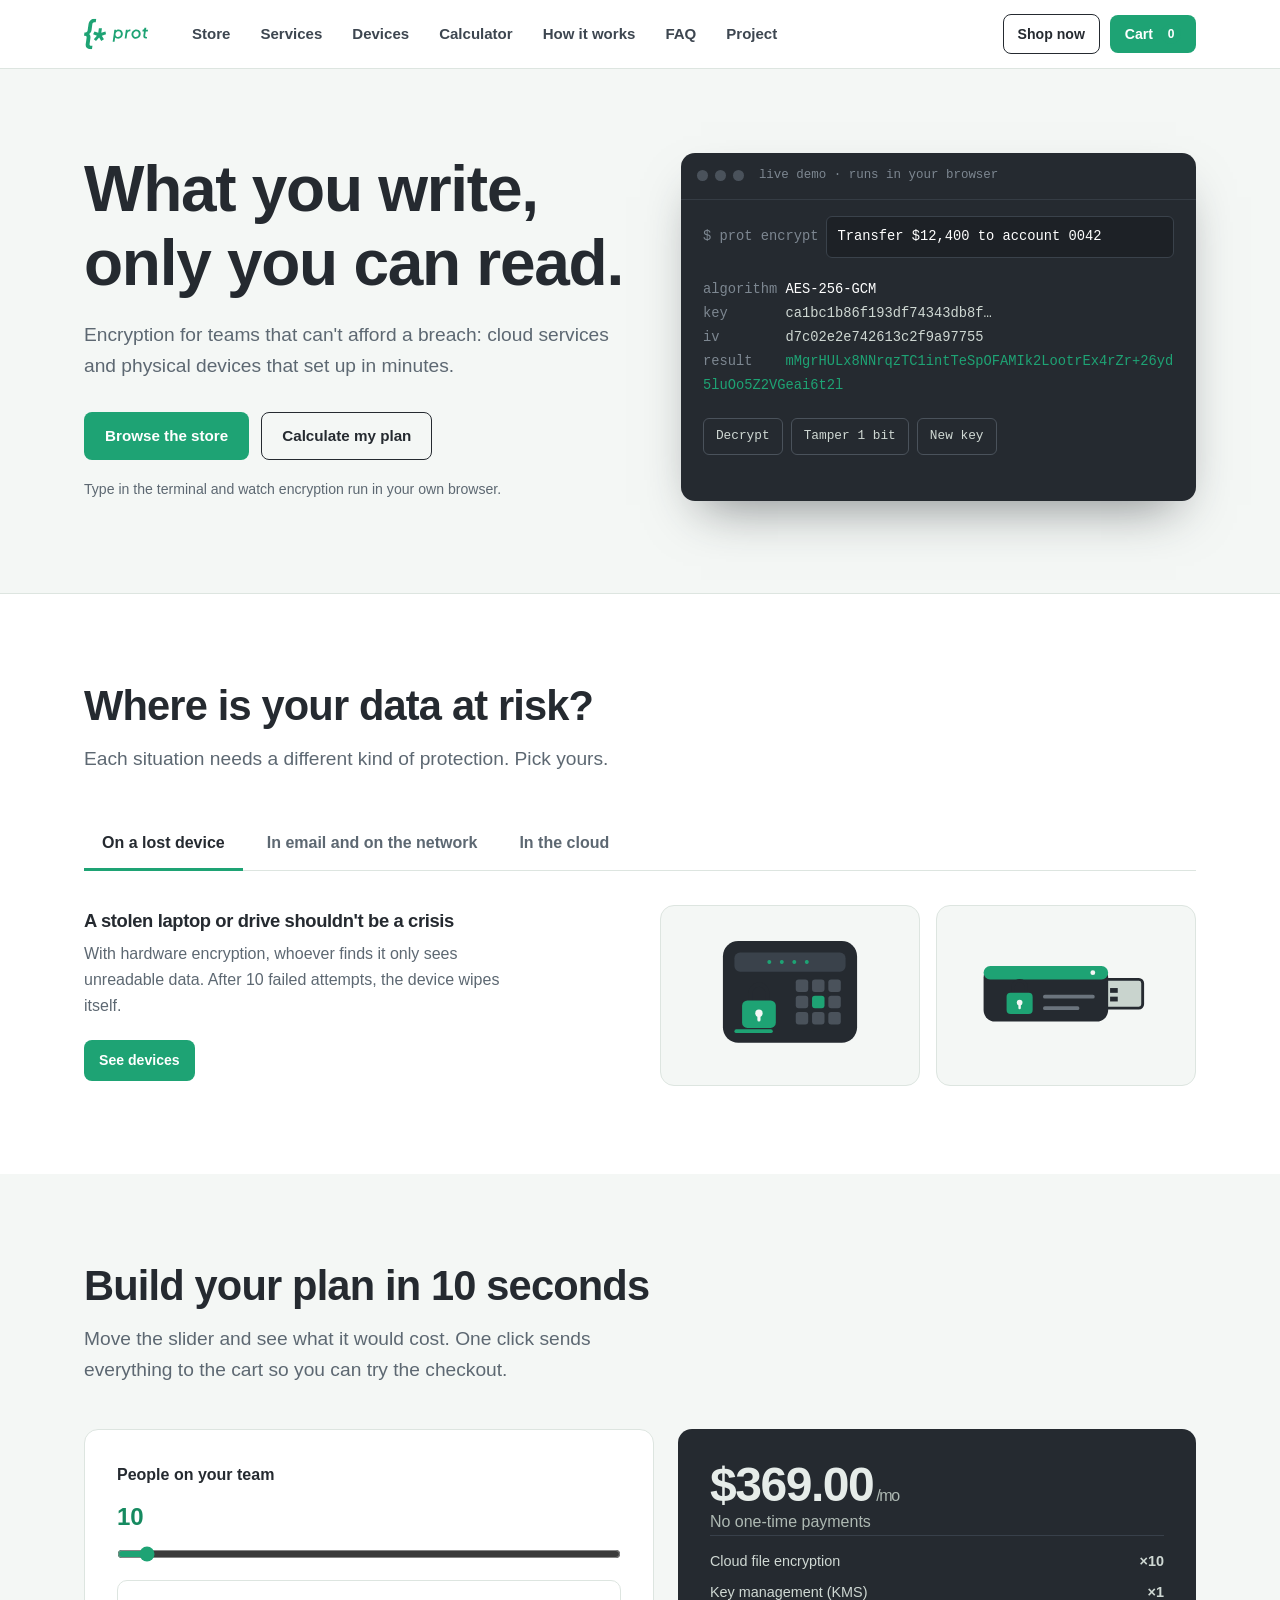
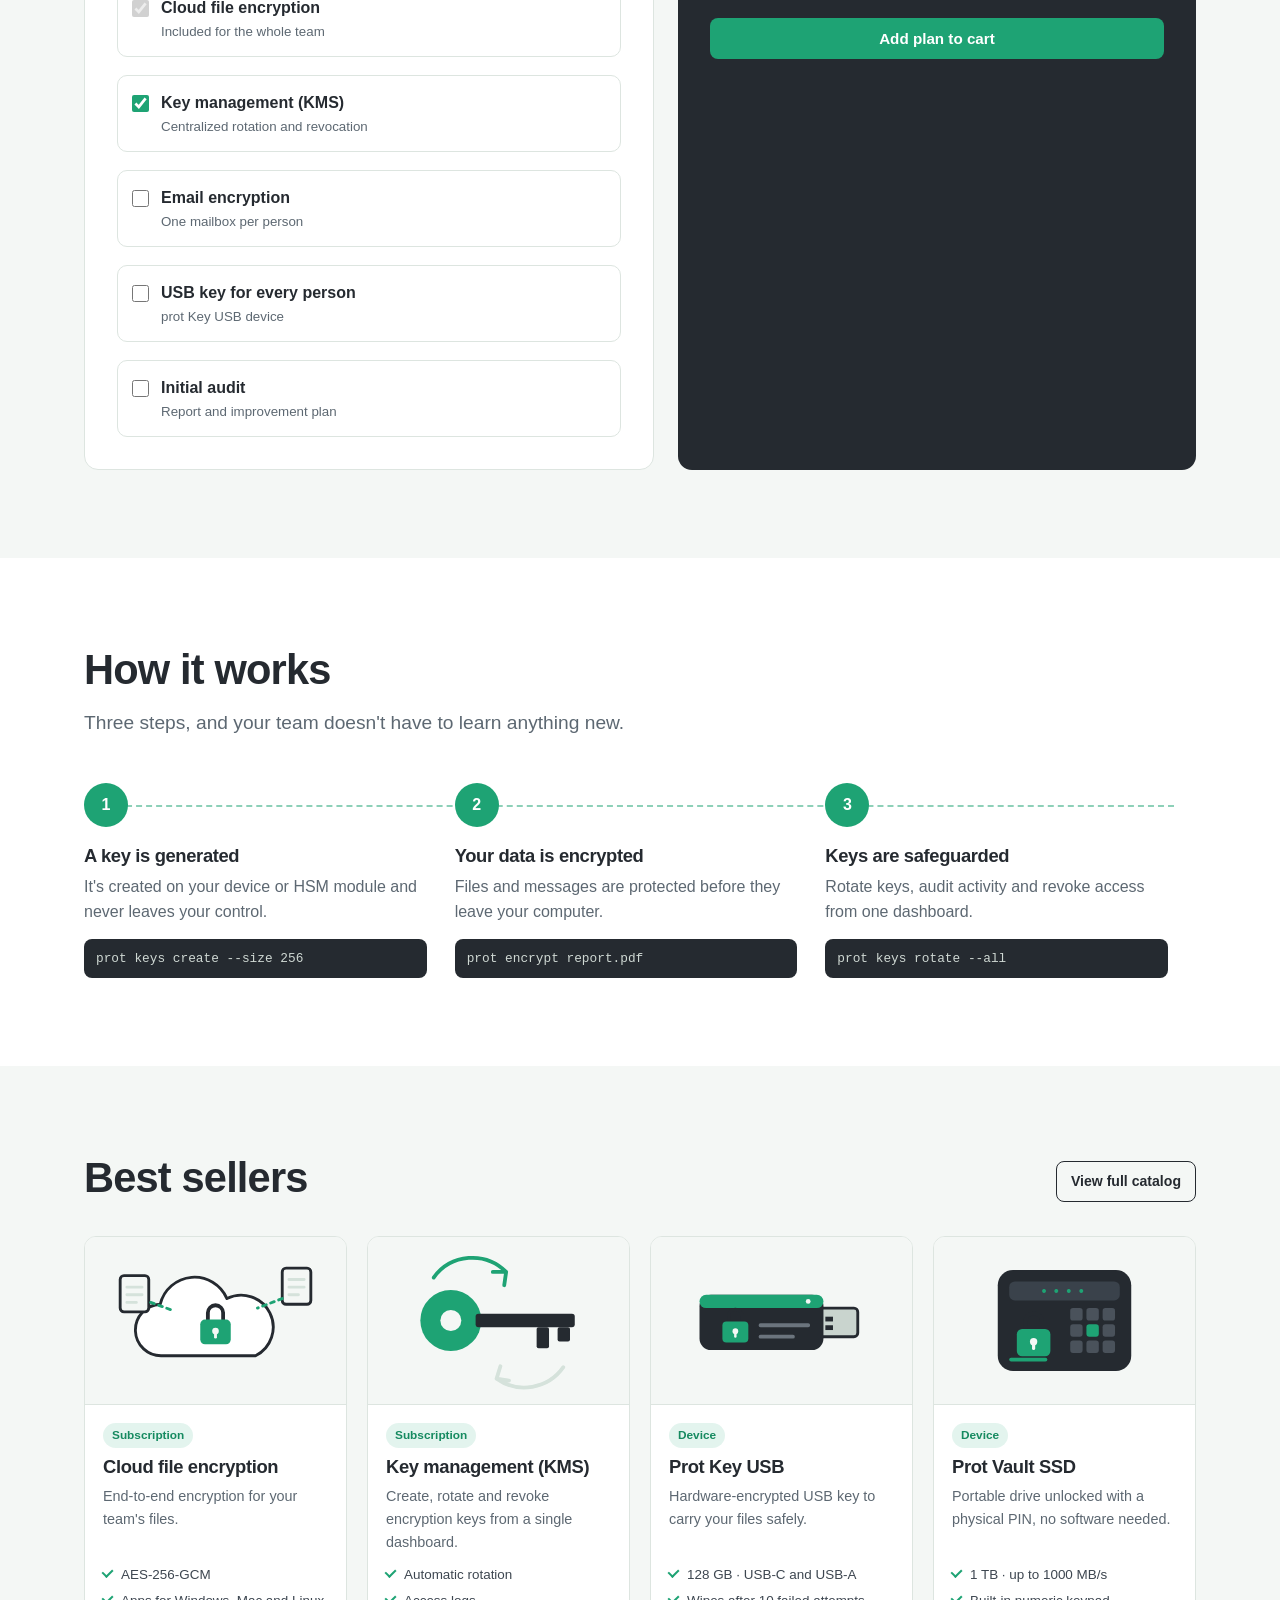
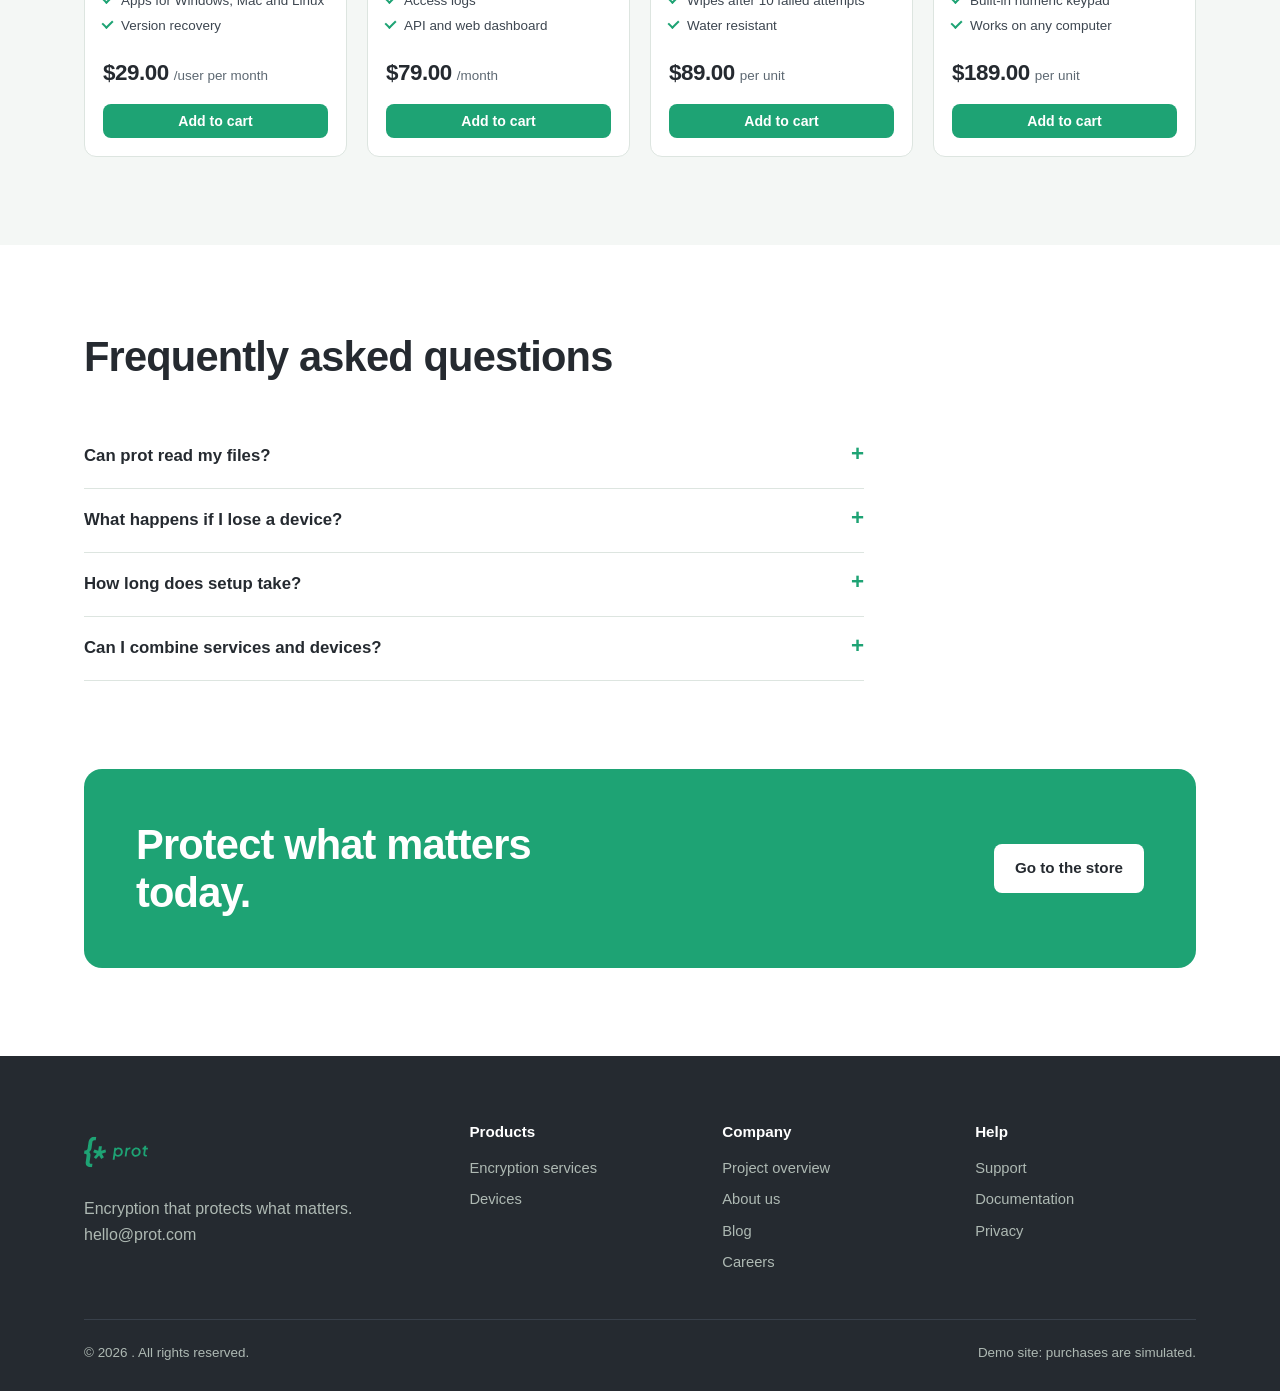
<file: index.html>
<!DOCTYPE html>
<html lang="en"><head><meta charset="utf-8"><meta name="viewport" content="width=device-width,initial-scale=1">
<link rel="icon" href="favicon.svg" type="image/svg+xml">
<link rel="stylesheet" href="styles.css">
<title>Prot | Encryption services and devices</title>
<meta name="description" content="prot protects your company's data with encryption services and devices."></head>
<body data-page="home">
<div id="hdr"></div>
<main>
<section class="hero"><div class="wrap">
  <div><h1 id="scr">What you write, only you can read.</h1>
  <p class="lead">Encryption for teams that can't afford a breach: cloud services and physical devices that set up in minutes.</p>
  <div class="cta"><a class="btn btn-primary" href="tienda.html">Browse the store</a><a class="btn btn-ghost" href="#calculator">Calculate my plan</a></div>
  <p class="note">Type in the terminal and watch encryption run in your own browser.</p></div>
  <div class="term live"><div class="term-bar"><i></i><i></i><i></i><span>live demo · runs in your browser</span></div>
    <div class="cmd"><span>$ prot encrypt</span><input id="msg" value="Transfer $12,400 to account 0042" maxlength="80" aria-label="Message to encrypt" autocomplete="off"></div>
    <pre id="out" aria-live="polite"></pre>
    <div class="btns"><button id="dec">Decrypt</button><button id="tam">Tamper 1 bit</button><button id="new">New key</button></div>
    <p id="st" role="status"></p></div>
</div></section>

<section><div class="wrap"><div class="sec-head"><h2>Where is your data at risk?</h2><p class="lead">Each situation needs a different kind of protection. Pick yours.</p></div>
  <div class="tabs" role="tablist"><button class="tab on" role="tab" aria-selected="true" data-t="t1">On a lost device</button><button class="tab" role="tab" aria-selected="false" data-t="t2">In email and on the network</button><button class="tab" role="tab" aria-selected="false" data-t="t3">In the cloud</button></div>
  <div class="tp" id="t1"><div><h3>A stolen laptop or drive shouldn't be a crisis</h3><p>With hardware encryption, whoever finds it only sees unreadable data. After 10 failed attempts, the device wipes itself.</p><a class="btn btn-primary btn-sm" href="tienda.html?f=device">See devices</a></div><div class="pair" data-pair="d2,d1"></div></div>
  <div class="tp" id="t2" hidden><div><h3>Your messages travel over networks you don't control</h3><p>Encrypt every email and attachment, and protect the whole office's traffic with a VPN built into the router.</p><a class="btn btn-primary btn-sm" href="tienda.html">See solutions</a></div><div class="pair" data-pair="s3,d3"></div></div>
  <div class="tp" id="t3" hidden><div><h3>Your cloud files, with keys that belong only to you</h3><p>Files are encrypted before they leave your computer, and keys are managed, rotated and revoked from one dashboard.</p><a class="btn btn-primary btn-sm" href="tienda.html?f=service">See services</a></div><div class="pair" data-pair="s1,s2"></div></div>
</div></section>

<section class="alt" id="calculator"><div class="wrap"><div class="sec-head"><h2>Build your plan in 10 seconds</h2><p class="lead">Move the slider and see what it would cost. One click sends everything to the cart so you can try the checkout.</p></div>
  <div class="calc" id="calc">
    <div class="calc-in">
      <label class="r">People on your team <b id="uN">10</b><input type="range" id="u" min="1" max="200" value="10"></label>
      <label class="opt"><input type="checkbox" checked disabled><span><b>Cloud file encryption</b><small>Included for the whole team</small></span></label>
      <label class="opt"><input type="checkbox" id="o2" checked><span><b>Key management (KMS)</b><small>Centralized rotation and revocation</small></span></label>
      <label class="opt"><input type="checkbox" id="o3"><span><b>Email encryption</b><small>One mailbox per person</small></span></label>
      <label class="opt"><input type="checkbox" id="o5"><span><b>USB key for every person</b><small>prot Key USB device</small></span></label>
      <label class="opt"><input type="checkbox" id="o4"><span><b>Initial audit</b><small>Report and improvement plan</small></span></label>
    </div>
    <div class="calc-out"><div id="cOut"></div><button class="btn btn-primary" id="cAdd">Add plan to cart</button></div>
  </div></div></section>

<section id="how"><div class="wrap"><div class="sec-head"><h2>How it works</h2><p class="lead">Three steps, and your team doesn't have to learn anything new.</p></div>
  <div class="steps">
    <div class="step"><div class="n">1</div><h3>A key is generated</h3><p>It's created on your device or HSM module and never leaves your control.</p><code>prot keys create --size 256</code></div>
    <div class="step"><div class="n">2</div><h3>Your data is encrypted</h3><p>Files and messages are protected before they leave your computer.</p><code>prot encrypt report.pdf</code></div>
    <div class="step"><div class="n">3</div><h3>Keys are safeguarded</h3><p>Rotate keys, audit activity and revoke access from one dashboard.</p><code>prot keys rotate --all</code></div>
  </div></div></section>

<section class="alt"><div class="wrap"><div class="row-head"><h2>Best sellers</h2><a class="btn btn-ghost btn-sm" href="tienda.html">View full catalog</a></div>
<div class="products" id="featured"></div></div></section>

<section id="faq"><div class="wrap"><div class="sec-head"><h2>Frequently asked questions</h2></div>
<div class="faq">
  <details><summary>Can prot read my files?</summary><p>No. Encryption happens on your computer and the keys are yours. Without them, nobody can open the data, not even us.</p></details>
  <details><summary>What happens if I lose a device?</summary><p>The data stays encrypted. You can also revoke its keys from the dashboard so it stops working with your account.</p></details>
  <details><summary>How long does setup take?</summary><p>Cloud services are active within minutes. Devices arrive pre-configured with a quick-start guide.</p></details>
  <details><summary>Can I combine services and devices?</summary><p>Yes, and we recommend it. The calculator on this page shows an example of a combined plan.</p></details>
</div></div></section>

<section style="padding-top:0"><div class="wrap"><div class="band"><h2>Protect what matters today.</h2><a class="btn btn-light" href="tienda.html">Go to the store</a></div></div></section>
</main>
<div id="ftr"></div>
<script src="art.js"></script><script src="app.js"></script><script src="home.js"></script></body></html>
</file>
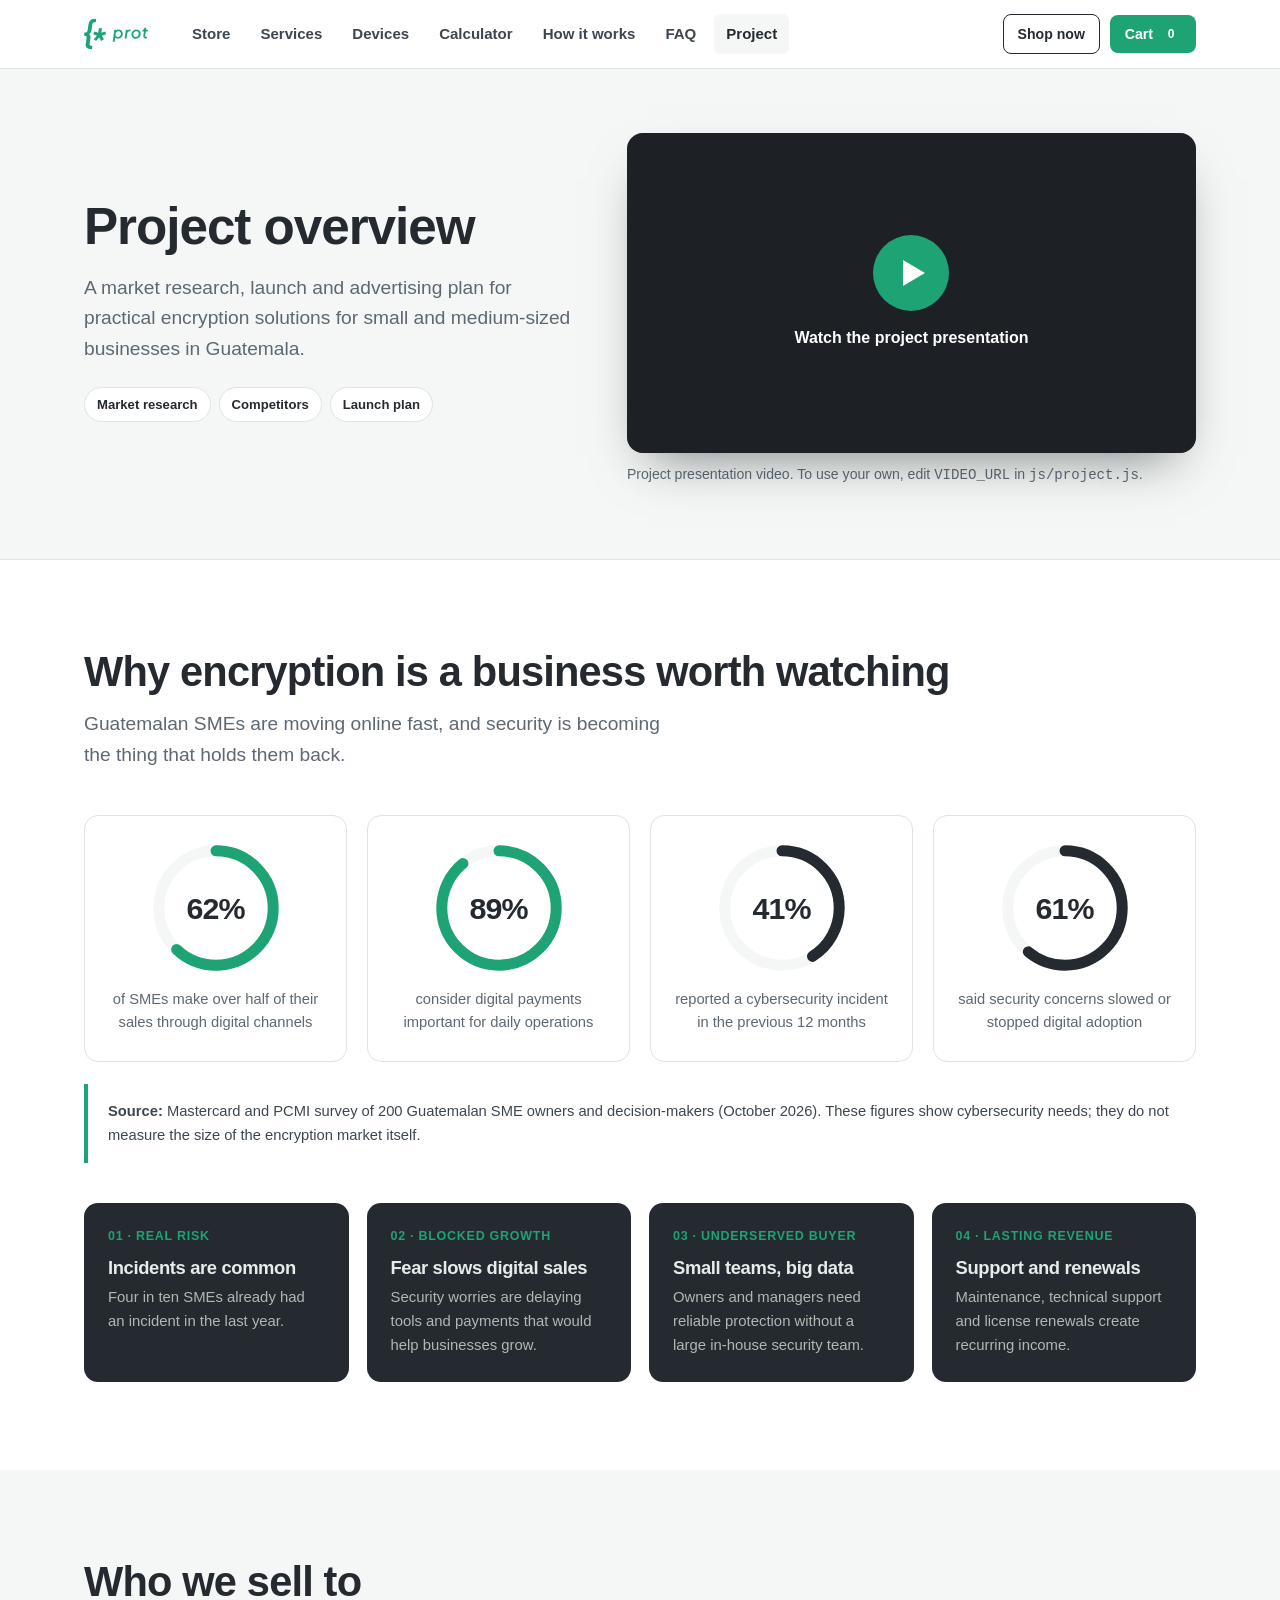
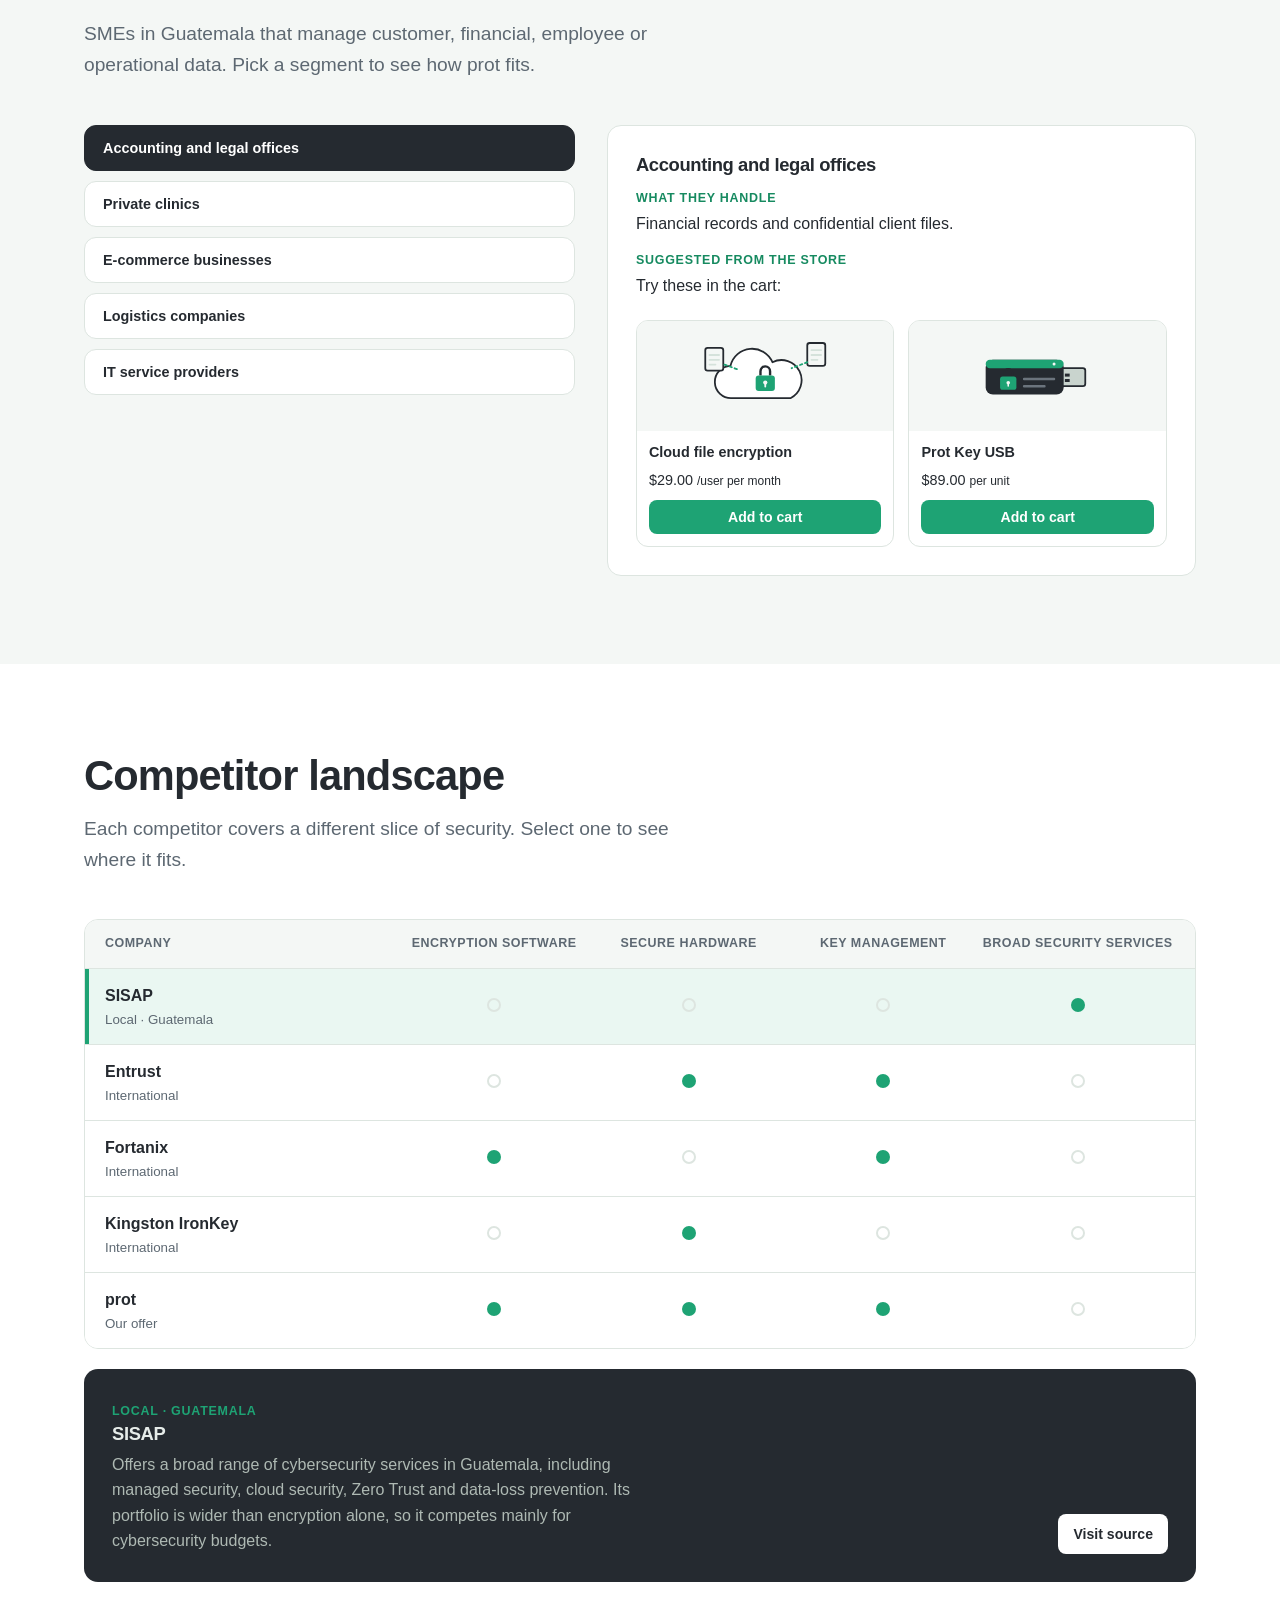
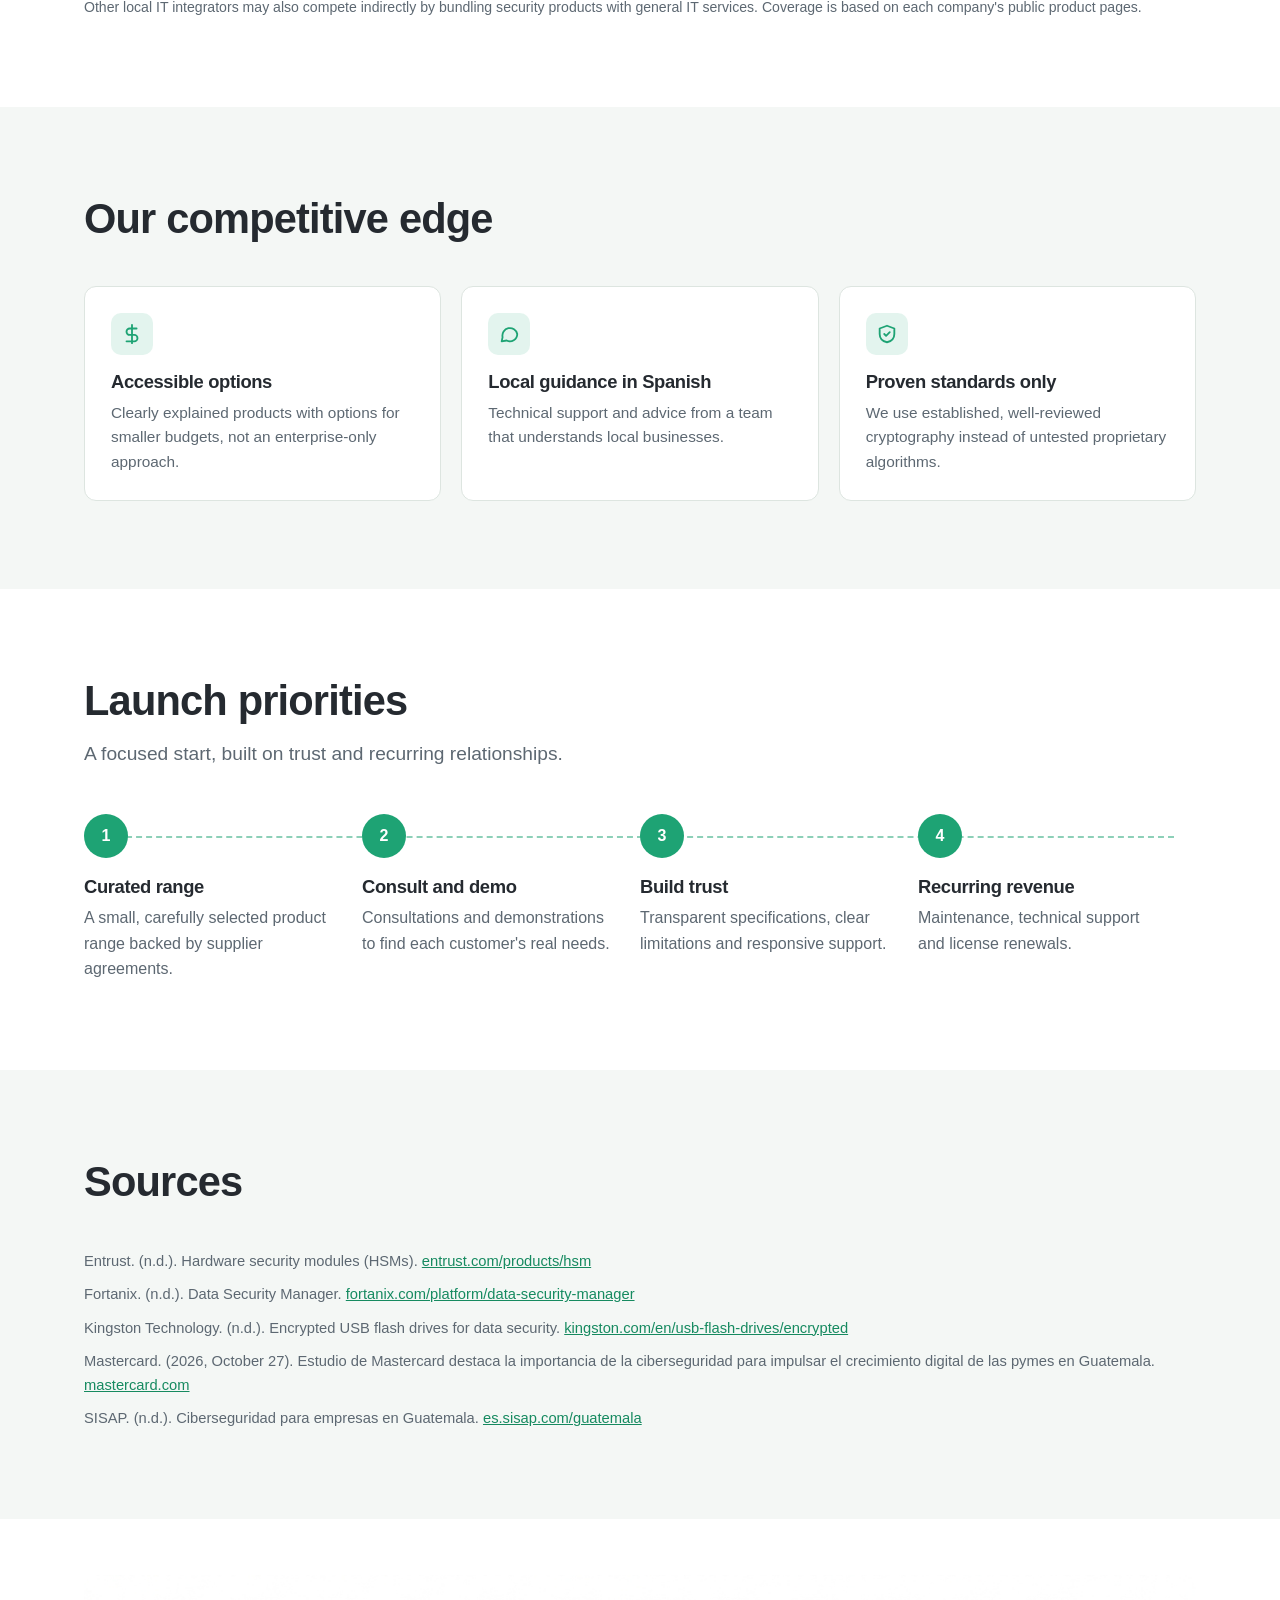
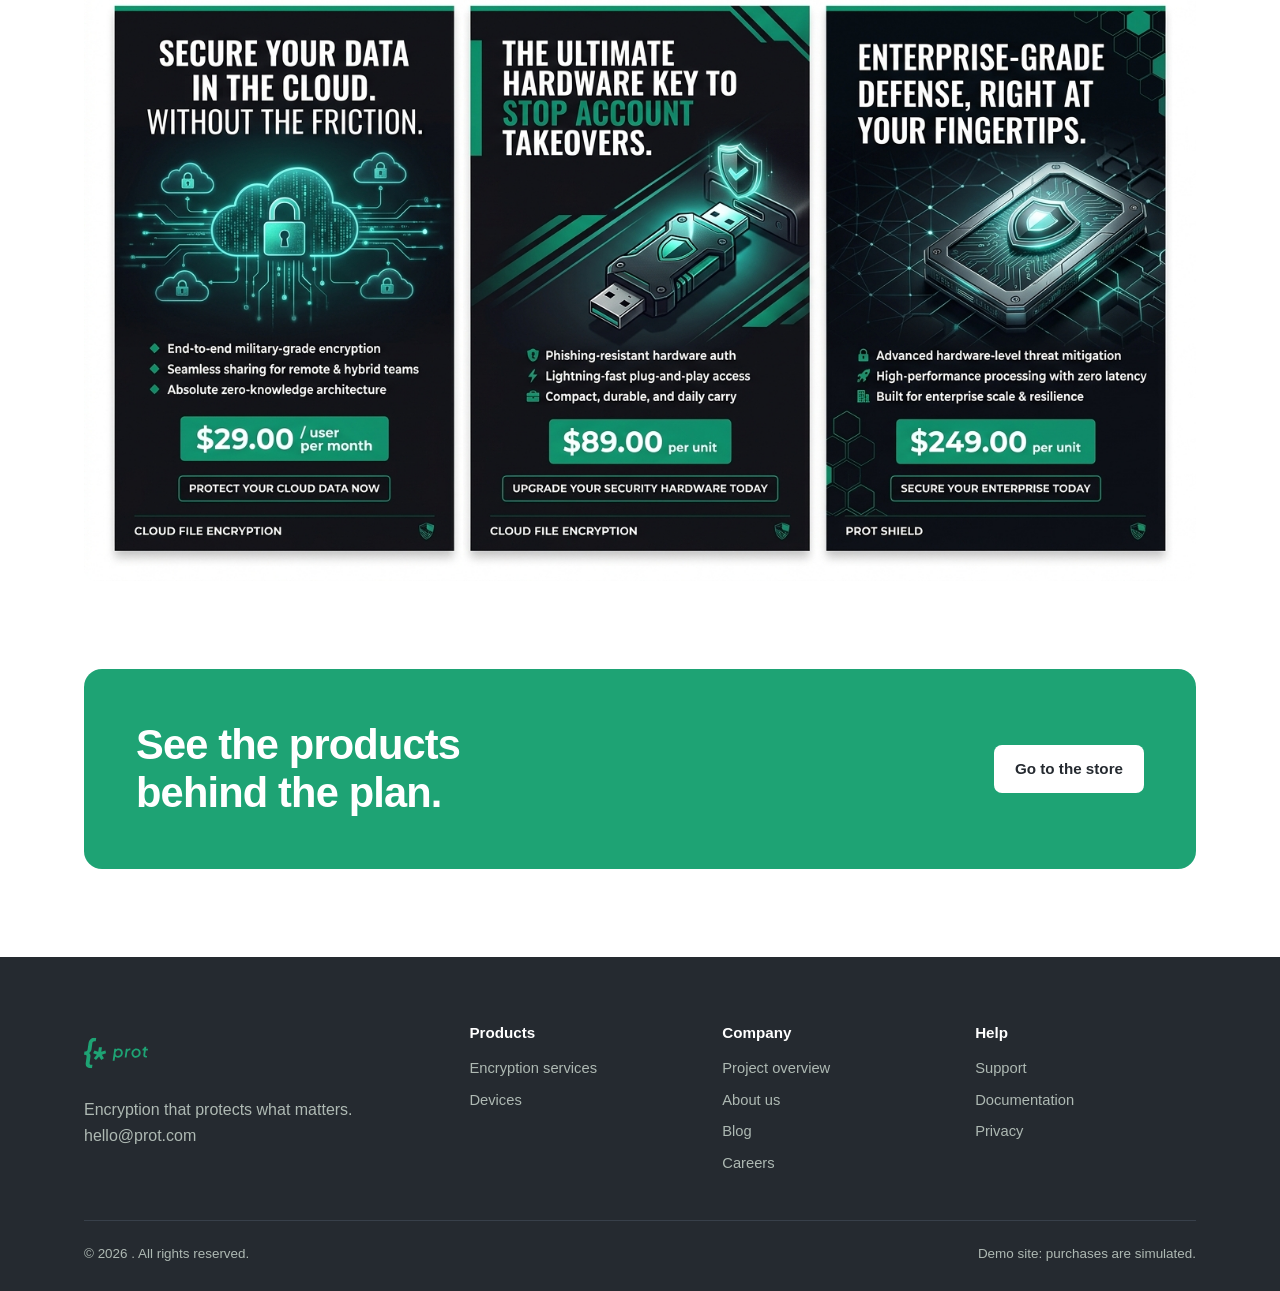
<file: project.html>
<!DOCTYPE html>
<html lang="en"><head><meta charset="utf-8"><meta name="viewport" content="width=device-width,initial-scale=1">
<link rel="icon" href="favicon.svg" type="image/svg+xml">
<link rel="stylesheet" href="styles.css">
<title>Project overview | prot</title></head>
<body data-page="project">
<div id="hdr"></div>
<main>
<section class="p-hero"><div class="wrap">
  <div><h1>Project overview</h1>
  <p class="lead">A market research, launch and advertising plan for practical encryption solutions for small and medium-sized businesses in Guatemala.</p>
  <div class="pills"><span>Market research</span><span>Competitors</span><span>Launch plan</span></div></div>
  <div><div class="video" id="video"></div><p class="note" style="margin-top:10px">Project presentation video. To use your own, edit <code>VIDEO_URL</code> in <code>js/project.js</code>.</p></div>
</div></section>
 
<section><div class="wrap">
  <div class="sec-head"><h2>Why encryption is a business worth watching</h2><p class="lead">Guatemalan SMEs are moving online fast, and security is becoming the thing that holds them back.</p></div>
  <div class="stats">
    <div class="stat"><div class="ring" data-v="62"><svg viewBox="0 0 120 120"><circle class="bg" cx="60" cy="60" r="52"/><circle class="fg" cx="60" cy="60" r="52"/></svg><b>0%</b></div><p>of SMEs make over half of their sales through digital channels</p></div>
    <div class="stat"><div class="ring" data-v="89"><svg viewBox="0 0 120 120"><circle class="bg" cx="60" cy="60" r="52"/><circle class="fg" cx="60" cy="60" r="52"/></svg><b>0%</b></div><p>consider digital payments important for daily operations</p></div>
    <div class="stat risk"><div class="ring" data-v="41"><svg viewBox="0 0 120 120"><circle class="bg" cx="60" cy="60" r="52"/><circle class="fg" cx="60" cy="60" r="52"/></svg><b>0%</b></div><p>reported a cybersecurity incident in the previous 12 months</p></div>
    <div class="stat risk"><div class="ring" data-v="61"><svg viewBox="0 0 120 120"><circle class="bg" cx="60" cy="60" r="52"/><circle class="fg" cx="60" cy="60" r="52"/></svg><b>0%</b></div><p>said security concerns slowed or stopped digital adoption</p></div>
  </div>
  <div class="callout"><strong>Source:</strong> Mastercard and PCMI survey of 200 Guatemalan SME owners and decision-makers (October 2026). These figures show cybersecurity needs; they do not measure the size of the encryption market itself.</div>
  <div class="reasons">
    <div class="reason"><div class="k">01 · Real risk</div><h3>Incidents are common</h3><p>Four in ten SMEs already had an incident in the last year.</p></div>
    <div class="reason"><div class="k">02 · Blocked growth</div><h3>Fear slows digital sales</h3><p>Security worries are delaying tools and payments that would help businesses grow.</p></div>
    <div class="reason"><div class="k">03 · Underserved buyer</div><h3>Small teams, big data</h3><p>Owners and managers need reliable protection without a large in-house security team.</p></div>
    <div class="reason"><div class="k">04 · Lasting revenue</div><h3>Support and renewals</h3><p>Maintenance, technical support and license renewals create recurring income.</p></div>
  </div>
</div></section>
 
<section class="alt"><div class="wrap">
  <div class="sec-head"><h2>Who we sell to</h2><p class="lead">SMEs in Guatemala that manage customer, financial, employee or operational data. Pick a segment to see how prot fits.</p></div>
  <div class="seg">
    <div><div class="chips" id="segChips" style="flex-direction:column;align-items:stretch;gap:10px"></div></div>
    <div class="seg-panel" id="segPanel"></div>
  </div>
</div></section>
 
<section><div class="wrap">
  <div class="sec-head"><h2>Competitor landscape</h2><p class="lead">Each competitor covers a different slice of security. Select one to see where it fits.</p></div>
  <div class="matrix" id="matrix" role="table"></div>
  <div class="cdetail" id="cdetail" aria-live="polite"></div>
  <p class="note" style="margin-top:14px">Other local IT integrators may also compete indirectly by bundling security products with general IT services. Coverage is based on each company's public product pages.</p>
</div></section>
 
<section class="alt"><div class="wrap">
  <div class="sec-head"><h2>Our competitive edge</h2></div>
  <div class="grid3">
    <div class="feat"><div class="ico"><svg viewBox="0 0 24 24"><path d="M12 2v20M17 6H9.5a3.5 3.5 0 0 0 0 7h5a3.5 3.5 0 0 1 0 7H6"/></svg></div><h3>Accessible options</h3><p>Clearly explained products with options for smaller budgets, not an enterprise-only approach.</p></div>
    <div class="feat"><div class="ico"><svg viewBox="0 0 24 24"><path d="M21 12a8 8 0 0 1-11.6 7.1L4 20l1-4.6A8 8 0 1 1 21 12z"/></svg></div><h3>Local guidance in Spanish</h3><p>Technical support and advice from a team that understands local businesses.</p></div>
    <div class="feat"><div class="ico"><svg viewBox="0 0 24 24"><path d="M12 3 4 6v6c0 5 3.5 8 8 9 4.5-1 8-4 8-9V6z"/><path d="M9 12l2 2 4-4"/></svg></div><h3>Proven standards only</h3><p>We use established, well-reviewed cryptography instead of untested proprietary algorithms.</p></div>
  </div>
</div></section>
 
<section><div class="wrap">
  <div class="sec-head"><h2>Launch priorities</h2><p class="lead">A focused start, built on trust and recurring relationships.</p></div>
  <div class="steps steps4">
    <div class="step"><div class="n">1</div><h3>Curated range</h3><p>A small, carefully selected product range backed by supplier agreements.</p></div>
    <div class="step"><div class="n">2</div><h3>Consult and demo</h3><p>Consultations and demonstrations to find each customer's real needs.</p></div>
    <div class="step"><div class="n">3</div><h3>Build trust</h3><p>Transparent specifications, clear limitations and responsive support.</p></div>
    <div class="step"><div class="n">4</div><h3>Recurring revenue</h3><p>Maintenance, technical support and license renewals.</p></div>
  </div>
</div></section>
 
<section class="alt"><div class="wrap">
  <div class="sec-head"><h2>Sources</h2></div>
  <div class="src">
    <span>Entrust. (n.d.). Hardware security modules (HSMs). <a href="https://www.entrust.com/products/hsm" target="_blank" rel="noopener">entrust.com/products/hsm</a></span>
    <span>Fortanix. (n.d.). Data Security Manager. <a href="https://www.fortanix.com/platform/data-security-manager" target="_blank" rel="noopener">fortanix.com/platform/data-security-manager</a></span>
    <span>Kingston Technology. (n.d.). Encrypted USB flash drives for data security. <a href="https://www.kingston.com/en/usb-flash-drives/encrypted" target="_blank" rel="noopener">kingston.com/en/usb-flash-drives/encrypted</a></span>
    <span>Mastercard. (2026, October 27). Estudio de Mastercard destaca la importancia de la ciberseguridad para impulsar el crecimiento digital de las pymes en Guatemala. <a href="https://www.mastercard.com/news/latin-america/es/sala-de-prensa/comunicados-de-prensa/pr-es/2026/octubre/estudio-de-mastercard-destaca-la-importancia-de-la-ciberseguridad-para-impulsar-el-crecimiento-digital-de-las-pymes-en-guatemala/" target="_blank" rel="noopener">mastercard.com</a></span>
    <span>SISAP. (n.d.). Ciberseguridad para empresas en Guatemala. <a href="https://es.sisap.com/guatemala/" target="_blank" rel="noopener">es.sisap.com/guatemala</a></span>
  </div>
</div></section>
 
<section class="ads"><div class="wrap"><img src="ads.png" alt="prot advertisement"></div></section>
 
<section><div class="wrap"><div class="band"><h2>See the products behind the plan.</h2><a class="btn btn-light" href="tienda.html">Go to the store</a></div></div></section>
</main>
<div id="ftr"></div>
<script src="art.js"></script><script src="app.js"></script><script src="project.js"></script></body></html>
</file>
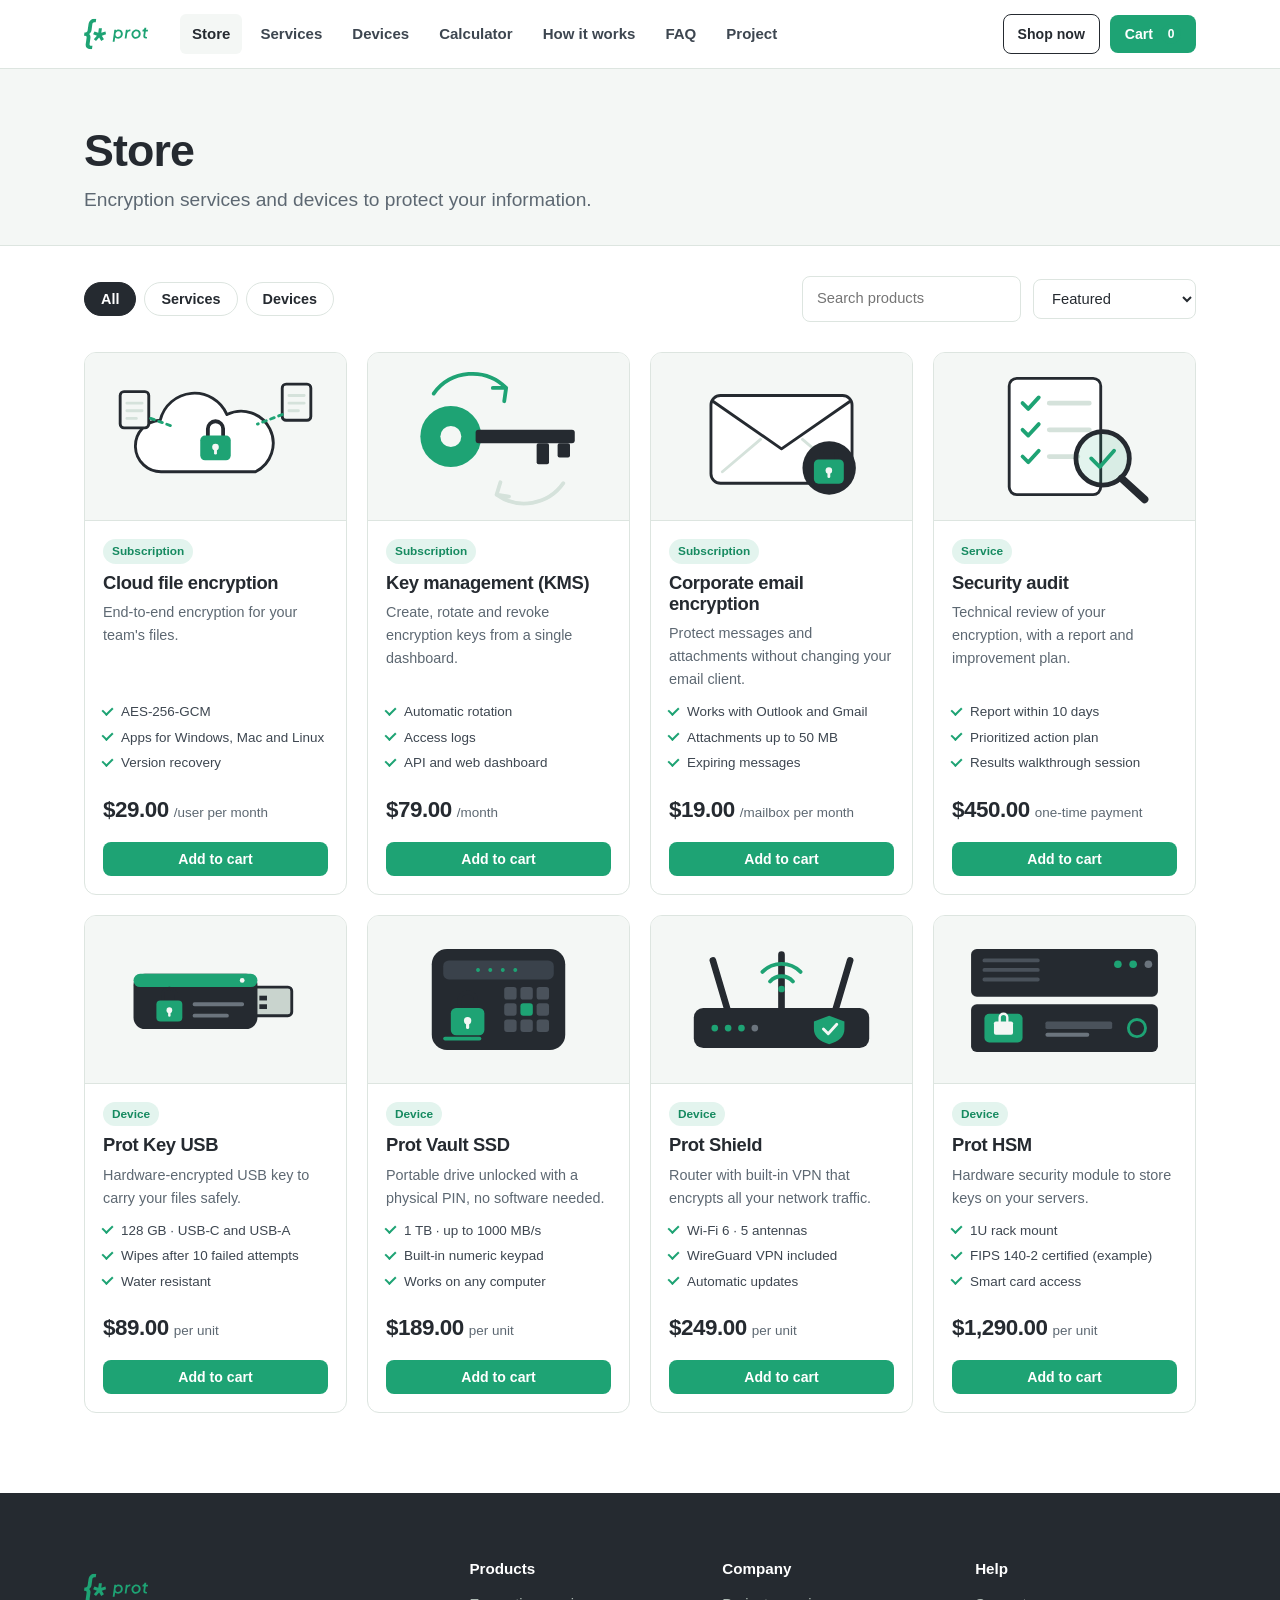
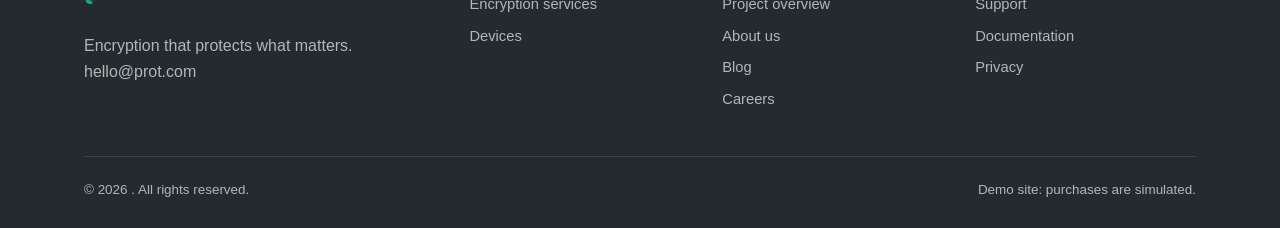
<file: tienda.html>
<!DOCTYPE html>
<html lang="en"><head><meta charset="utf-8"><meta name="viewport" content="width=device-width,initial-scale=1">
<link rel="icon" href="favicon.svg" type="image/svg+xml">
<link rel="stylesheet" href="styles.css">
<title>Store | prot</title></head>
<body data-page="tienda">
<div id="hdr"></div>
<main>
<div class="page-title"><div class="wrap"><h1 style="font-size:clamp(2rem,4vw,2.8rem)">Store</h1><p class="lead" style="margin-top:8px">Encryption services and devices to protect your information.</p></div></div>
<div class="wrap shop">
  <div class="toolbar">
    <div class="chips"><button class="chip" data-f="all">All</button><button class="chip" data-f="service">Services</button><button class="chip" data-f="device">Devices</button></div>
    <input class="field" id="q" type="search" placeholder="Search products" aria-label="Search products">
    <select class="field" id="sort" aria-label="Sort by"><option value="rel">Featured</option><option value="asc">Price: low to high</option><option value="desc">Price: high to low</option></select>
  </div>
  <div class="products" id="grid"></div>
</div>
</main>
<div id="ftr"></div>
<script src="art.js"></script><script src="app.js"></script></body></html>
</file>
<file: styles.css>
:root{--brand:#1ea374;--brand-d:#168a60;--dark:#252A30;--light:#F4F7F5;--muted:#5d6872;--line:#dde5e0;--white:#fff;--max:1160px}
*{box-sizing:border-box;margin:0}
html{scroll-behavior:smooth}
body{font:16px/1.6 -apple-system,"Segoe UI",Inter,Roboto,Helvetica,Arial,sans-serif;color:var(--dark);background:var(--white);-webkit-font-smoothing:antialiased}
img{max-width:100%;display:block}a{color:inherit;text-decoration:none}
:focus-visible{outline:3px solid var(--brand);outline-offset:2px}
.wrap{max-width:var(--max);margin:0 auto;padding:0 24px}
h1,h2,h3{line-height:1.15;letter-spacing:-.02em}
h1{font-size:clamp(2.4rem,5.4vw,4rem);font-weight:800}
h2{font-size:clamp(1.8rem,3.4vw,2.6rem);font-weight:750;margin-bottom:14px}
h3{font-size:1.15rem;font-weight:700}
p.lead{font-size:1.2rem;color:var(--muted);max-width:56ch}
.btn{display:inline-flex;align-items:center;justify-content:center;gap:8px;padding:11px 20px;border-radius:8px;font-weight:650;font-size:.95rem;border:1.5px solid transparent;cursor:pointer;transition:background .15s,border-color .15s,color .15s;font-family:inherit}
.btn-primary{background:var(--brand);color:#fff}.btn-primary:hover{background:var(--brand-d)}
.btn-ghost{border-color:var(--dark);color:var(--dark);background:transparent}.btn-ghost:hover{background:var(--dark);color:#fff}
.btn-light{background:#fff;color:var(--dark)}.btn-light:hover{background:var(--light)}
.btn-sm{padding:8px 14px;font-size:.88rem}
.hdr{position:sticky;top:0;z-index:30;background:rgba(255,255,255,.94);backdrop-filter:blur(8px);border-bottom:1px solid var(--line)}
.hdr .wrap{display:flex;align-items:center;gap:32px;height:68px}
.brand{display:flex;align-items:center;gap:10px;font-weight:800;font-size:1.45rem;letter-spacing:-.03em}
.brand img{width:64px;height:64px}
.nav{display:flex;gap:6px;flex:1}
.nav a{padding:8px 12px;border-radius:6px;font-weight:600;font-size:.94rem;color:#3d4650}
.nav a:hover,.nav a.on{background:var(--light);color:var(--dark)}
.hdr-actions{display:flex;align-items:center;gap:10px}
.cart-btn .n{background:var(--brand);color:#fff;border-radius:99px;min-width:20px;height:20px;padding:0 6px;font-size:.75rem;display:inline-grid;place-items:center}
.burger{display:none;background:none;border:0;font-size:1.6rem;cursor:pointer;color:var(--dark)}
.hero{background:var(--light);border-bottom:1px solid var(--line);padding:84px 0 92px}
.hero .wrap{display:grid;grid-template-columns:1.05fr 1fr;gap:56px;align-items:center}
.hero h1{margin-bottom:20px}
.hero .cta{display:flex;gap:12px;margin-top:30px;flex-wrap:wrap}
.hero .note{margin-top:18px;font-size:.88rem;color:var(--muted)}
.term{background:var(--dark);border-radius:14px;box-shadow:0 24px 50px -20px rgba(37,42,48,.55);overflow:hidden;color:#cfd8d3;font:.86rem/1.75 ui-monospace,SFMono-Regular,Menlo,Consolas,monospace}
.term-bar{display:flex;gap:7px;padding:12px 16px;border-bottom:1px solid #353c44}
.term-bar i{width:11px;height:11px;border-radius:50%;background:#4a525b}
.term pre{padding:20px 22px;white-space:pre-wrap;font:inherit}
.term .g{color:var(--brand)}.term .d{color:#7d8791}.term .w{color:#fff}
section{padding:88px 0}
.sec-head{margin-bottom:44px}
.alt{background:var(--light)}
.split{display:grid;grid-template-columns:1fr 1fr;gap:24px}
.panel{border:1px solid var(--line);border-radius:14px;padding:34px;background:#fff}
.panel.dark{background:var(--dark);border-color:var(--dark);color:#e6ece9}
.panel.dark p{color:#aeb9b3}
.panel p{color:var(--muted);margin:10px 0 22px}
.grid3{display:grid;grid-template-columns:repeat(3,1fr);gap:20px}
.feat{padding:26px;border:1px solid var(--line);border-radius:12px;background:#fff}
.feat p{color:var(--muted);margin-top:8px;font-size:.96rem}
.ico{width:42px;height:42px;border-radius:10px;background:rgba(30,163,116,.12);display:grid;place-items:center;margin-bottom:16px}
.ico svg{width:22px;height:22px;stroke:var(--brand);fill:none;stroke-width:2;stroke-linecap:round;stroke-linejoin:round}
.row-head{display:flex;justify-content:space-between;align-items:end;gap:20px;margin-bottom:34px;flex-wrap:wrap}
.row-head h2{margin:0}
.band{background:var(--brand);color:#fff;border-radius:18px;padding:52px;display:flex;justify-content:space-between;align-items:center;gap:30px;flex-wrap:wrap}
.band h2{margin:0;max-width:20ch}
.page-title{padding:56px 0 30px;background:var(--light);border-bottom:1px solid var(--line)}
.toolbar{display:flex;gap:12px;flex-wrap:wrap;align-items:center;margin:30px 0}
.chips{display:flex;gap:8px;flex:1;flex-wrap:wrap}
.chip{padding:8px 16px;border-radius:99px;border:1.5px solid var(--line);background:#fff;font-weight:650;font-size:.9rem;cursor:pointer;font-family:inherit;color:var(--dark)}
.chip.on{background:var(--dark);border-color:var(--dark);color:#fff}
.field{padding:10px 14px;border:1.5px solid var(--line);border-radius:8px;font:inherit;font-size:.92rem;background:#fff;color:var(--dark)}
.field:focus{border-color:var(--brand);outline:none}
.products{display:grid;grid-template-columns:repeat(4,1fr);gap:20px}
.shop{padding-bottom:80px}
.card{border:1px solid var(--line);border-radius:12px;background:#fff;display:flex;flex-direction:column;overflow:hidden;transition:box-shadow .2s,border-color .2s}
.card:hover{border-color:var(--brand);box-shadow:0 10px 28px -14px rgba(37,42,48,.35)}
.thumb{height:130px;background:var(--light);display:grid;place-items:center;border-bottom:1px solid var(--line)}
.thumb svg{width:56px;height:56px;stroke:var(--dark);fill:none;stroke-width:1.6;stroke-linecap:round;stroke-linejoin:round}
.thumb svg .a{stroke:var(--brand)}
.card .body{padding:18px;display:flex;flex-direction:column;gap:8px;flex:1}
.tag{align-self:flex-start;font-size:.74rem;font-weight:700;color:var(--brand-d);background:rgba(30,163,116,.12);padding:3px 9px;border-radius:99px}
.card p{color:var(--muted);font-size:.9rem;flex:1}
.price{display:flex;align-items:baseline;gap:5px;margin:6px 0}
.price b{font-size:1.4rem;letter-spacing:-.02em}.price span{color:var(--muted);font-size:.84rem}
.empty{grid-column:1/-1;text-align:center;padding:60px 0;color:var(--muted)}
.ov{position:fixed;inset:0;background:rgba(20,24,28,.5);opacity:0;pointer-events:none;transition:opacity .2s;z-index:40}
.ov.on{opacity:1;pointer-events:auto}
.drawer{position:fixed;top:0;right:0;bottom:0;width:min(420px,100%);background:#fff;z-index:50;transform:translateX(100%);transition:transform .25s;display:flex;flex-direction:column}
.drawer.on{transform:none}
.drawer header,.drawer footer{padding:20px 24px}
.drawer header{display:flex;justify-content:space-between;align-items:center;border-bottom:1px solid var(--line)}
.x{background:none;border:0;font-size:1.6rem;cursor:pointer;line-height:1;color:var(--dark)}
.items{flex:1;overflow:auto;padding:8px 24px}
.item{display:grid;grid-template-columns:1fr auto;gap:4px 12px;padding:16px 0;border-bottom:1px solid var(--line)}
.item small{color:var(--muted)}
.qty{display:flex;align-items:center;gap:8px;margin-top:8px}
.qty button{width:28px;height:28px;border-radius:6px;border:1.5px solid var(--line);background:#fff;cursor:pointer;font-size:1rem;color:var(--dark)}
.qty button.rm{width:auto;padding:0 10px;font-size:.8rem;color:var(--muted);border-color:transparent;text-decoration:underline}
.drawer footer{border-top:1px solid var(--line);background:var(--light)}
.tot{display:flex;justify-content:space-between;font-size:.94rem;color:var(--muted);padding:2px 0}
.tot.big{color:var(--dark);font-weight:800;font-size:1.15rem;margin:8px 0 16px}
.drawer footer .btn{width:100%}
.modal{position:fixed;inset:0;z-index:60;display:none;place-items:center;background:rgba(20,24,28,.55);padding:20px}
.modal.on{display:grid}
.mbox{background:#fff;border-radius:14px;padding:32px;width:min(460px,100%)}
.mbox form{display:grid;gap:12px;margin:18px 0}
.mbox label{font-size:.85rem;font-weight:650;display:grid;gap:5px}
.mbox .sim{font-size:.82rem;color:var(--muted);background:var(--light);padding:10px 12px;border-radius:8px}
.ok{text-align:center}.ok .ico{margin:0 auto 16px;width:56px;height:56px;border-radius:50%}.ok .ico svg{width:28px;height:28px}
.toast{position:fixed;left:50%;bottom:26px;transform:translate(-50%,20px);background:var(--dark);color:#fff;padding:12px 20px;border-radius:8px;font-size:.92rem;opacity:0;pointer-events:none;transition:.25s;z-index:70}
.toast.on{opacity:1;transform:translate(-50%,0)}
.ftr{background:var(--dark);color:#aeb9b3;padding:64px 0 28px}
.ftr .cols{display:grid;grid-template-columns:1.6fr repeat(3,1fr);gap:32px;margin-bottom:44px}
.ftr .brand{color:#fff;margin-bottom:12px}
.ftr h4{color:#fff;font-size:.95rem;margin-bottom:12px}
.ftr ul{list-style:none;padding:0;display:grid;gap:8px;font-size:.92rem}
.ftr a:hover{color:#fff}
.ftr .copy{border-top:1px solid #38404a;padding-top:22px;font-size:.84rem;display:flex;justify-content:space-between;gap:12px;flex-wrap:wrap}
@media(max-width:980px){.products{grid-template-columns:repeat(2,1fr)}.grid3{grid-template-columns:1fr}.hero .wrap,.split{grid-template-columns:1fr}.ftr .cols{grid-template-columns:1fr 1fr}}
@media(max-width:760px){.burger{display:block}.nav{display:none;position:absolute;top:68px;left:0;right:0;background:#fff;border-bottom:1px solid var(--line);flex-direction:column;padding:12px 24px}.nav.on{display:flex}.hdr .wrap{gap:12px}.hdr-actions{margin-left:auto}.hdr-actions .hide-s{display:none}section{padding:60px 0}.band{padding:32px}}
@media(max-width:520px){.products{grid-template-columns:1fr}}
@media(prefers-reduced-motion:reduce){*{transition:none!important;scroll-behavior:auto!important}}
/* ---- Home: demo, tabs, calculator, steps, FAQ ---- */
.hdr .nav a{white-space:nowrap}
.thumb{height:168px;padding:12px}.thumb svg,.thumb img{width:100%;height:100%;object-fit:contain;stroke:none;fill:initial;stroke-width:initial}
.thumb img{object-fit:cover;margin:-12px;width:calc(100% + 24px);height:calc(100% + 24px)}
.specs{list-style:none;padding:0;display:grid;gap:4px;font-size:.84rem;color:#3d4650;margin:2px 0 4px}
.specs li{padding-left:18px;position:relative}.specs li:before{content:"";position:absolute;left:2px;top:.55em;width:8px;height:5px;border-left:2px solid var(--brand);border-bottom:2px solid var(--brand);transform:rotate(-45deg) translateY(-50%)}
.item{grid-template-columns:64px 1fr auto}.mini{width:64px;height:48px;background:var(--light);border-radius:8px;padding:4px;overflow:hidden}.mini svg,.mini img{width:100%;height:100%;object-fit:contain}
.term-bar{align-items:center}.term-bar span{margin-left:8px;font-size:.78rem;color:#7d8791}
.live .cmd{display:flex;gap:8px;align-items:center;padding:16px 22px 0;color:#7d8791}
.live .cmd input{flex:1;min-width:0;background:#1d2126;border:1px solid #3a424b;color:#fff;border-radius:6px;padding:8px 10px;font:inherit}
.live .cmd input:focus{border-color:var(--brand);outline:none}
.live pre{min-height:128px;word-break:break-all}
.live .btns{display:flex;gap:8px;flex-wrap:wrap;padding:0 22px}
.live .btns button{background:transparent;border:1px solid #4a525b;color:#cfd8d3;border-radius:6px;padding:6px 12px;font:inherit;font-size:.8rem;cursor:pointer}
.live .btns button:hover{border-color:var(--brand);color:#fff}
.live #st{padding:12px 22px 18px;min-height:46px;font-size:.82rem;line-height:1.5;color:#aeb9b3}
.live .ok,.term .ok{color:var(--brand)}.live .bad,.term .bad{color:#ff8a7a}
.tabs{display:flex;gap:6px;border-bottom:1px solid var(--line);margin-bottom:34px;flex-wrap:wrap}
.tab{background:none;border:0;border-bottom:3px solid transparent;padding:12px 18px;font:inherit;font-weight:700;color:var(--muted);cursor:pointer;margin-bottom:-1px}
.tab.on{color:var(--dark);border-color:var(--brand)}
.tp{display:grid;grid-template-columns:1fr 1fr;gap:40px;align-items:center}
.tp[hidden]{display:none}
.tp p{color:var(--muted);margin:10px 0 22px;max-width:48ch}
.pair{display:grid;grid-template-columns:1fr 1fr;gap:16px}
.pair .pic{background:var(--light);border:1px solid var(--line);border-radius:14px;padding:14px}
.calc{display:grid;grid-template-columns:1.1fr 1fr;gap:24px;align-items:stretch}
.calc-in{background:#fff;border:1px solid var(--line);border-radius:14px;padding:32px;display:grid;gap:18px;align-content:start}
.calc-in label.r{display:grid;gap:10px;font-weight:700}
.calc-in label.r b{color:var(--brand-d);font-size:1.5rem}
.calc input[type=range]{width:100%;accent-color:var(--brand)}
.opt{display:flex;gap:12px;align-items:flex-start;padding:14px;border:1.5px solid var(--line);border-radius:10px;cursor:pointer}
.opt input{margin-top:5px;accent-color:var(--brand);width:17px;height:17px}
.opt span small{display:block;color:var(--muted);font-weight:400}
.calc-out{background:var(--dark);color:#e6ece9;border-radius:14px;padding:32px;display:flex;flex-direction:column;gap:14px}
.calc-out .big{font-size:3rem;font-weight:800;letter-spacing:-.03em;line-height:1}.calc-out .big small{font-size:1rem;color:#aeb9b3;font-weight:500}
.calc-out .once{color:#aeb9b3}
.calc-out ul{list-style:none;padding:14px 0 0;display:grid;gap:8px;font-size:.9rem;border-top:1px solid #38404a;flex:1}
.calc-out li{display:flex;justify-content:space-between;gap:12px;color:#cfd8d3}
.steps{display:grid;grid-template-columns:repeat(3,1fr);gap:0;position:relative}
.step{padding:0 28px 0 0}
.step .n{width:44px;height:44px;border-radius:50%;background:var(--brand);color:#fff;display:grid;place-items:center;font-weight:800;margin-bottom:18px;position:relative;z-index:1}
.steps:before{content:"";position:absolute;left:22px;right:22px;top:22px;border-top:2px dashed var(--brand);opacity:.5}
.step p{color:var(--muted);margin-top:8px}
.step code{display:block;margin-top:14px;background:var(--dark);color:#cfd8d3;padding:10px 12px;border-radius:8px;font:.8rem/1.5 ui-monospace,Menlo,Consolas,monospace}
.faq{max-width:780px}
.faq details{border-bottom:1px solid var(--line);padding:18px 0}
.faq summary{font-weight:700;cursor:pointer;list-style:none;display:flex;justify-content:space-between;gap:20px;font-size:1.05rem}
.faq summary::-webkit-details-marker{display:none}
.faq summary:after{content:"+";font-size:1.4rem;line-height:1;color:var(--brand)}
.faq details[open] summary:after{content:"−"}
.faq details p{color:var(--muted);margin-top:10px}
@media(max-width:980px){.tp,.calc,.steps{grid-template-columns:1fr}.steps:before{display:none}.step{padding:0 0 28px}}
/* ---- Project page ---- */
@media(max-width:1100px){.nav{gap:2px}.nav a{padding:8px 8px;font-size:.86rem}.hdr .wrap{gap:16px}}
@media(max-width:1010px){.hdr-actions .hide-s{display:none}}
.p-hero{background:var(--light);border-bottom:1px solid var(--line);padding:64px 0 72px}
.p-hero .wrap{display:grid;grid-template-columns:1fr 1.15fr;gap:48px;align-items:center}
.p-hero h1{font-size:clamp(2.1rem,4.4vw,3.2rem);margin-bottom:16px}
.pills{display:flex;gap:8px;flex-wrap:wrap;margin-top:22px}
.pills span{font-size:.82rem;font-weight:700;padding:6px 12px;border-radius:99px;background:#fff;border:1px solid var(--line)}
.video{position:relative;aspect-ratio:16/9;border-radius:16px;overflow:hidden;background:var(--dark);box-shadow:0 24px 50px -22px rgba(37,42,48,.6)}
.video iframe,.video .poster{position:absolute;inset:0;width:100%;height:100%;border:0}
.poster{display:grid;place-items:center;text-align:center;color:#fff;cursor:pointer;border:0;font:inherit;background:radial-gradient(circle at 30% 20%,#34404a,var(--dark) 70%) center/cover}
.poster .play{width:76px;height:76px;border-radius:50%;background:var(--brand);display:grid;place-items:center;margin:0 auto 14px;transition:transform .2s}
.poster:hover .play{transform:scale(1.08)}
.poster .play:after{content:"";border-left:22px solid #fff;border-top:13px solid transparent;border-bottom:13px solid transparent;margin-left:6px}
.poster small{display:block;color:#aeb9b3;margin-top:4px;font-size:.82rem}
.poster.thumb-bg:before{content:"";position:absolute;inset:0;background:rgba(20,24,28,.45)}.poster>div{position:relative}
.stats{display:grid;grid-template-columns:repeat(4,1fr);gap:20px}
.stat{background:#fff;border:1px solid var(--line);border-radius:14px;padding:26px 20px;text-align:center}
.stat p{color:var(--muted);font-size:.92rem;margin-top:14px}
.ring{position:relative;width:132px;height:132px;margin:0 auto}
.ring svg{width:100%;height:100%;transform:rotate(-90deg)}
.ring circle{fill:none;stroke-width:10;stroke-linecap:round}
.ring .bg{stroke:var(--light)}.ring .fg{stroke:var(--brand);stroke-dasharray:326.7;stroke-dashoffset:326.7;transition:stroke-dashoffset 1.4s cubic-bezier(.2,.7,.2,1)}
.stat.risk .fg{stroke:var(--dark)}
.ring b{position:absolute;inset:0;display:grid;place-items:center;font-size:1.9rem;letter-spacing:-.03em}
.note{font-size:.88rem;color:var(--muted)}
.callout{margin-top:22px;padding:16px 20px;border-left:4px solid var(--brand);background:#fff;border-radius:0 10px 10px 0;font-size:.92rem;color:#3d4650}
.reasons{display:grid;grid-template-columns:repeat(4,1fr);gap:18px;margin-top:40px}
.reason{padding:24px;border-radius:14px;background:var(--dark);color:#e6ece9}
.reason .k{font-size:.78rem;font-weight:800;color:var(--brand);letter-spacing:.06em;text-transform:uppercase;margin-bottom:10px}
.reason p{color:#aeb9b3;margin-top:8px;font-size:.93rem}
.seg{display:grid;grid-template-columns:1fr 1.2fr;gap:32px;align-items:start}
.seg-panel{background:#fff;border:1px solid var(--line);border-radius:14px;padding:28px}
.seg-panel dl{display:grid;gap:14px;margin:14px 0 22px}
.seg-panel dt{font-size:.78rem;font-weight:800;text-transform:uppercase;letter-spacing:.06em;color:var(--brand-d)}
.seg-panel dd{margin:2px 0 0}
.mini-prods{display:grid;grid-template-columns:1fr 1fr;gap:14px}
.mp{border:1px solid var(--line);border-radius:12px;overflow:hidden;background:#fff;display:flex;flex-direction:column}
.mp .pic{background:var(--light);padding:10px;height:110px}.mp .pic svg{width:100%;height:100%}
.mp div.b{padding:12px;display:grid;gap:8px;font-size:.9rem}.mp strong{line-height:1.25}
.matrix{border:1px solid var(--line);border-radius:14px;background:#fff;overflow:hidden}
.mrow{display:grid;grid-template-columns:1.5fr repeat(4,1fr);align-items:center;width:100%;padding:14px 20px;border:0;border-bottom:1px solid var(--line);background:#fff;font:inherit;text-align:left;cursor:pointer;color:var(--dark)}
.mrow:last-child{border-bottom:0}
.mrow.head{cursor:default;background:var(--light);font-size:.78rem;font-weight:800;text-transform:uppercase;letter-spacing:.04em;color:var(--muted)}
.mrow:not(.head):hover{background:#f8fbf9}.mrow.on{background:rgba(30,163,116,.09);box-shadow:inset 4px 0 0 var(--brand)}
.mrow span.c{text-align:center}
.dot{display:inline-block;width:14px;height:14px;border-radius:50%;background:var(--brand)}.dot.no{background:none;border:2px solid var(--line)}
.mrow small{display:block;color:var(--muted);font-weight:500}
.cdetail{margin-top:20px;background:var(--dark);color:#e6ece9;border-radius:14px;padding:28px;display:flex;justify-content:space-between;gap:24px;flex-wrap:wrap;align-items:flex-end}
.cdetail p{color:#aeb9b3;max-width:62ch;margin-top:8px}
.cdetail .tagl{font-size:.78rem;font-weight:800;color:var(--brand);text-transform:uppercase;letter-spacing:.06em}
.steps4{grid-template-columns:repeat(4,1fr)}
.src{display:grid;gap:10px;font-size:.92rem;color:var(--muted)}.src a{color:var(--brand-d);text-decoration:underline;word-break:break-word}
@media(max-width:980px){.p-hero .wrap,.seg{grid-template-columns:1fr}.stats,.reasons{grid-template-columns:1fr 1fr}.steps4{grid-template-columns:1fr 1fr;gap:24px}.steps4:before{display:none}}
@media(max-width:640px){.stats,.reasons,.steps4{grid-template-columns:1fr}.mrow{grid-template-columns:1.3fr repeat(4,.7fr);padding:12px 10px;font-size:.78rem}.mrow.head{font-size:.62rem}.mini-prods{grid-template-columns:1fr}}
 
/* ---- Ads section (image: ads.png, same folder as project.html) ---- */
.ads{padding:56px 0 0;text-align:center}
.ads img{display:block;margin:0 auto;max-width:100%;height:auto;border-radius:14px}
</file>
